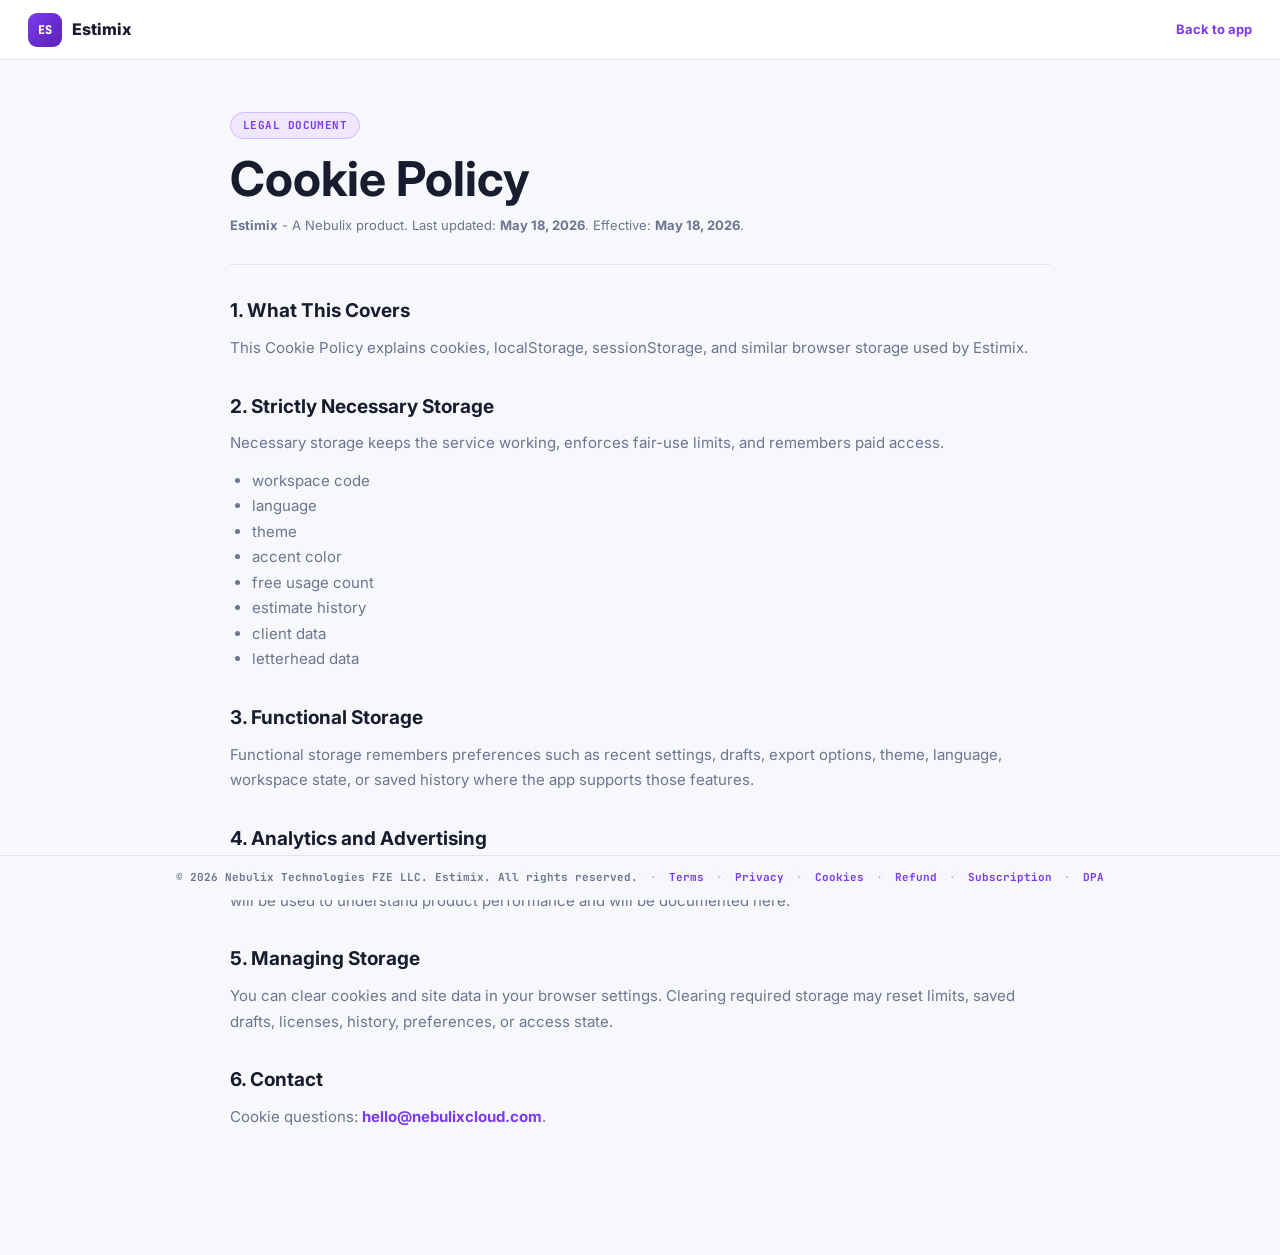
<file: cookies.html>
<!doctype html>
<html lang="en">
<head>
<meta charset="UTF-8">
<meta name="viewport" content="width=device-width, initial-scale=1.0">
<title>Cookie Policy - Estimix by Nebulix</title>
<meta name="description" content="Cookie and local storage practices for Estimix.">
<meta name="robots" content="index, follow">
<meta name="theme-color" content="#7C3AED">
<link rel="canonical" href="https://estimix.nebulixcloud.com/cookies.html">
<link rel="preconnect" href="https://fonts.googleapis.com">
<link rel="preconnect" href="https://fonts.gstatic.com" crossorigin>
<link href="https://fonts.googleapis.com/css2?family=Inter:wght@400;500;600;700;800&family=JetBrains+Mono:wght@500;700&display=swap" rel="stylesheet">
<style>
*,*::before,*::after{box-sizing:border-box;margin:0;padding:0}
:root{--bg:#F7F8FC;--surface:#fff;--line:#E2E4EE;--text:#1A1B2E;--muted:#6F7390;--accent:#7C3AED;--accent-bg:color-mix(in srgb,var(--accent) 12%,#fff)}
body{min-height:100vh;background:var(--bg);color:var(--text);font-family:Inter,system-ui,-apple-system,BlinkMacSystemFont,"Segoe UI",sans-serif;line-height:1.7}
a{color:var(--accent);font-weight:700;text-decoration:none}a:hover{text-decoration:underline}
.nav{position:sticky;top:0;background:rgba(255,255,255,.94);backdrop-filter:blur(10px);border-bottom:1px solid var(--line);height:60px;display:flex;align-items:center;justify-content:space-between;padding:0 28px;z-index:10}
.brand{display:flex;align-items:center;gap:10px;color:var(--text);text-decoration:none}.mark{width:34px;height:34px;border-radius:9px;background:linear-gradient(135deg,var(--accent),#5B21B6);color:#fff;display:grid;place-items:center;font:800 12px/1 "JetBrains Mono",monospace}.name{font-weight:800;letter-spacing:0}.name span{color:var(--accent)}.back{font-size:13px;color:var(--accent)}
.page{width:min(820px,calc(100% - 40px));margin:0 auto;padding:50px 0 92px}.doc-head{border-bottom:1px solid var(--line);padding-bottom:28px;margin-bottom:34px}.badge{display:inline-flex;margin-bottom:14px;border:1px solid color-mix(in srgb,var(--accent) 35%,#fff);background:var(--accent-bg);color:var(--accent);border-radius:999px;padding:4px 12px;font:700 11px/1.5 "JetBrains Mono",monospace;text-transform:uppercase;letter-spacing:.04em}
h1{font-size:clamp(32px,6vw,48px);line-height:1.08;letter-spacing:0;margin-bottom:10px}.meta{color:var(--muted);font-size:13px}.section{margin:34px 0}.section h2{font-size:19px;line-height:1.25;margin-bottom:12px}.section p,.section li{color:var(--muted);font-size:15px}.section p{margin-bottom:12px}ul,ol{padding-left:22px;margin:10px 0 12px}.note{border:1px solid color-mix(in srgb,var(--accent) 28%,#fff);background:var(--accent-bg);border-radius:8px;padding:16px 18px;color:var(--text);margin:18px 0}.note strong{color:var(--accent)}
.footer{position:fixed;left:0;right:0;bottom:0;background:rgba(247,248,252,.97);border-top:1px solid var(--line);padding:12px 16px;text-align:center;color:var(--muted);font:700 11px/1.8 "JetBrains Mono",monospace}.footer a{font-weight:700}.footer-sep{color:#B8BCD0;margin:0 5px}
@media(max-width:680px){.nav{padding:0 16px}.page{width:min(100% - 28px,820px);padding-top:34px}.footer{position:static}.brand .name{font-size:14px}}
</style>
</head>
<body>
<nav class="nav"><a class="brand" href="/"><span class="mark">ES</span><span class="name">Estimix</span></a><a class="back" href="/">Back to app</a></nav>
<main class="page">
  <header class="doc-head"><div class="badge">Legal document</div><h1>Cookie Policy</h1><div class="meta"><strong>Estimix</strong> - A Nebulix product. Last updated: <strong>May 18, 2026</strong>. Effective: <strong>May 18, 2026</strong>.</div></header>
  <section class="section">
  <h2>1. What This Covers</h2>
  <p>This Cookie Policy explains cookies, localStorage, sessionStorage, and similar browser storage used by Estimix.</p>
</section>
<section class="section">
  <h2>2. Strictly Necessary Storage</h2>
  <p>Necessary storage keeps the service working, enforces fair-use limits, and remembers paid access.</p><ul>
    <li>workspace code</li>
    <li>language</li>
    <li>theme</li>
    <li>accent color</li>
    <li>free usage count</li>
    <li>estimate history</li>
    <li>client data</li>
    <li>letterhead data</li>
  </ul>
</section>
<section class="section">
  <h2>3. Functional Storage</h2>
  <p>Functional storage remembers preferences such as recent settings, drafts, export options, theme, language, workspace state, or saved history where the app supports those features.</p>
</section>
<section class="section">
  <h2>4. Analytics and Advertising</h2>
  <p>Estimix does not use advertising cookies for its own purposes. If optional analytics are enabled in the future, they will be used to understand product performance and will be documented here.</p>
</section>
<section class="section">
  <h2>5. Managing Storage</h2>
  <p>You can clear cookies and site data in your browser settings. Clearing required storage may reset limits, saved drafts, licenses, history, preferences, or access state.</p>
</section>
<section class="section">
  <h2>6. Contact</h2>
  <p>Cookie questions: <a href="mailto:hello@nebulixcloud.com">hello@nebulixcloud.com</a>.</p>
</section>
</main>
<footer class="footer">
  &copy; 2026 Nebulix Technologies FZE LLC. Estimix. All rights reserved.
  <span class="footer-sep">&middot;</span>
  <a href="/terms.html">Terms</a> <span class="footer-sep">&middot;</span> <a href="/privacy.html">Privacy</a> <span class="footer-sep">&middot;</span> <a href="/cookies.html">Cookies</a> <span class="footer-sep">&middot;</span> <a href="/refund.html">Refund</a> <span class="footer-sep">&middot;</span> <a href="/subscription.html">Subscription</a> <span class="footer-sep">&middot;</span> <a href="/dpa.html">DPA</a>
</footer>
</body>
</html>
</file>
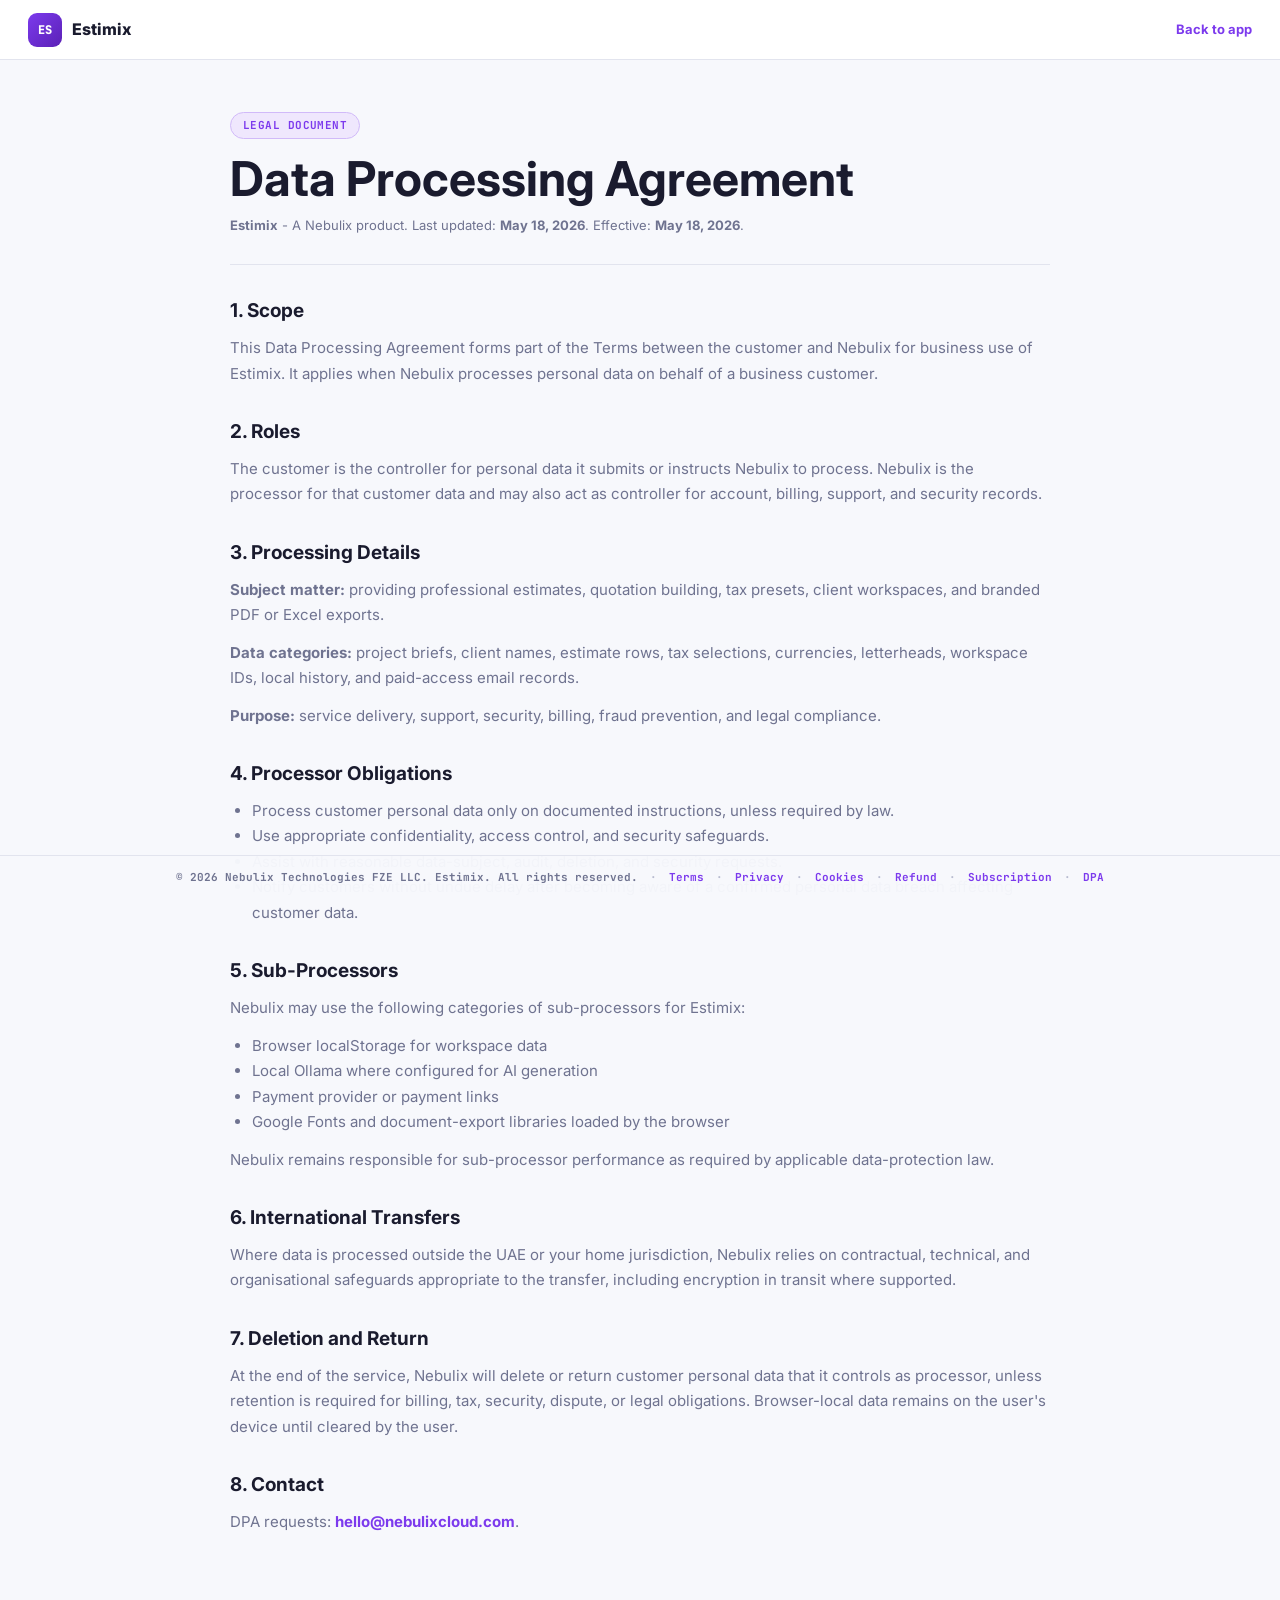
<file: dpa.html>
<!doctype html>
<html lang="en">
<head>
<meta charset="UTF-8">
<meta name="viewport" content="width=device-width, initial-scale=1.0">
<title>Data Processing Agreement - Estimix by Nebulix</title>
<meta name="description" content="Data processing terms for Estimix business customers.">
<meta name="robots" content="index, follow">
<meta name="theme-color" content="#7C3AED">
<link rel="canonical" href="https://estimix.nebulixcloud.com/dpa.html">
<link rel="preconnect" href="https://fonts.googleapis.com">
<link rel="preconnect" href="https://fonts.gstatic.com" crossorigin>
<link href="https://fonts.googleapis.com/css2?family=Inter:wght@400;500;600;700;800&family=JetBrains+Mono:wght@500;700&display=swap" rel="stylesheet">
<style>
*,*::before,*::after{box-sizing:border-box;margin:0;padding:0}
:root{--bg:#F7F8FC;--surface:#fff;--line:#E2E4EE;--text:#1A1B2E;--muted:#6F7390;--accent:#7C3AED;--accent-bg:color-mix(in srgb,var(--accent) 12%,#fff)}
body{min-height:100vh;background:var(--bg);color:var(--text);font-family:Inter,system-ui,-apple-system,BlinkMacSystemFont,"Segoe UI",sans-serif;line-height:1.7}
a{color:var(--accent);font-weight:700;text-decoration:none}a:hover{text-decoration:underline}
.nav{position:sticky;top:0;background:rgba(255,255,255,.94);backdrop-filter:blur(10px);border-bottom:1px solid var(--line);height:60px;display:flex;align-items:center;justify-content:space-between;padding:0 28px;z-index:10}
.brand{display:flex;align-items:center;gap:10px;color:var(--text);text-decoration:none}.mark{width:34px;height:34px;border-radius:9px;background:linear-gradient(135deg,var(--accent),#5B21B6);color:#fff;display:grid;place-items:center;font:800 12px/1 "JetBrains Mono",monospace}.name{font-weight:800;letter-spacing:0}.name span{color:var(--accent)}.back{font-size:13px;color:var(--accent)}
.page{width:min(820px,calc(100% - 40px));margin:0 auto;padding:50px 0 92px}.doc-head{border-bottom:1px solid var(--line);padding-bottom:28px;margin-bottom:34px}.badge{display:inline-flex;margin-bottom:14px;border:1px solid color-mix(in srgb,var(--accent) 35%,#fff);background:var(--accent-bg);color:var(--accent);border-radius:999px;padding:4px 12px;font:700 11px/1.5 "JetBrains Mono",monospace;text-transform:uppercase;letter-spacing:.04em}
h1{font-size:clamp(32px,6vw,48px);line-height:1.08;letter-spacing:0;margin-bottom:10px}.meta{color:var(--muted);font-size:13px}.section{margin:34px 0}.section h2{font-size:19px;line-height:1.25;margin-bottom:12px}.section p,.section li{color:var(--muted);font-size:15px}.section p{margin-bottom:12px}ul,ol{padding-left:22px;margin:10px 0 12px}.note{border:1px solid color-mix(in srgb,var(--accent) 28%,#fff);background:var(--accent-bg);border-radius:8px;padding:16px 18px;color:var(--text);margin:18px 0}.note strong{color:var(--accent)}
.footer{position:fixed;left:0;right:0;bottom:0;background:rgba(247,248,252,.97);border-top:1px solid var(--line);padding:12px 16px;text-align:center;color:var(--muted);font:700 11px/1.8 "JetBrains Mono",monospace}.footer a{font-weight:700}.footer-sep{color:#B8BCD0;margin:0 5px}
@media(max-width:680px){.nav{padding:0 16px}.page{width:min(100% - 28px,820px);padding-top:34px}.footer{position:static}.brand .name{font-size:14px}}
</style>
</head>
<body>
<nav class="nav"><a class="brand" href="/"><span class="mark">ES</span><span class="name">Estimix</span></a><a class="back" href="/">Back to app</a></nav>
<main class="page">
  <header class="doc-head"><div class="badge">Legal document</div><h1>Data Processing Agreement</h1><div class="meta"><strong>Estimix</strong> - A Nebulix product. Last updated: <strong>May 18, 2026</strong>. Effective: <strong>May 18, 2026</strong>.</div></header>
  <section class="section">
  <h2>1. Scope</h2>
  <p>This Data Processing Agreement forms part of the Terms between the customer and Nebulix for business use of Estimix. It applies when Nebulix processes personal data on behalf of a business customer.</p>
</section>
<section class="section">
  <h2>2. Roles</h2>
  <p>The customer is the controller for personal data it submits or instructs Nebulix to process. Nebulix is the processor for that customer data and may also act as controller for account, billing, support, and security records.</p>
</section>
<section class="section">
  <h2>3. Processing Details</h2>
  <p><strong>Subject matter:</strong> providing professional estimates, quotation building, tax presets, client workspaces, and branded PDF or Excel exports.</p><p><strong>Data categories:</strong> project briefs, client names, estimate rows, tax selections, currencies, letterheads, workspace IDs, local history, and paid-access email records.</p><p><strong>Purpose:</strong> service delivery, support, security, billing, fraud prevention, and legal compliance.</p>
</section>
<section class="section">
  <h2>4. Processor Obligations</h2>
  <ul>
    <li>Process customer personal data only on documented instructions, unless required by law.</li>
    <li>Use appropriate confidentiality, access control, and security safeguards.</li>
    <li>Assist with reasonable data-subject, audit, deletion, and security requests.</li>
    <li>Notify customers without undue delay after becoming aware of a confirmed personal data breach affecting customer data.</li>
  </ul>
</section>
<section class="section">
  <h2>5. Sub-Processors</h2>
  <p>Nebulix may use the following categories of sub-processors for Estimix:</p><ul>
    <li>Browser localStorage for workspace data</li>
    <li>Local Ollama where configured for AI generation</li>
    <li>Payment provider or payment links</li>
    <li>Google Fonts and document-export libraries loaded by the browser</li>
  </ul><p>Nebulix remains responsible for sub-processor performance as required by applicable data-protection law.</p>
</section>
<section class="section">
  <h2>6. International Transfers</h2>
  <p>Where data is processed outside the UAE or your home jurisdiction, Nebulix relies on contractual, technical, and organisational safeguards appropriate to the transfer, including encryption in transit where supported.</p>
</section>
<section class="section">
  <h2>7. Deletion and Return</h2>
  <p>At the end of the service, Nebulix will delete or return customer personal data that it controls as processor, unless retention is required for billing, tax, security, dispute, or legal obligations. Browser-local data remains on the user's device until cleared by the user.</p>
</section>
<section class="section">
  <h2>8. Contact</h2>
  <p>DPA requests: <a href="mailto:hello@nebulixcloud.com?subject=DPA%20Request%20-%20Estimix">hello@nebulixcloud.com</a>.</p>
</section>
</main>
<footer class="footer">
  &copy; 2026 Nebulix Technologies FZE LLC. Estimix. All rights reserved.
  <span class="footer-sep">&middot;</span>
  <a href="/terms.html">Terms</a> <span class="footer-sep">&middot;</span> <a href="/privacy.html">Privacy</a> <span class="footer-sep">&middot;</span> <a href="/cookies.html">Cookies</a> <span class="footer-sep">&middot;</span> <a href="/refund.html">Refund</a> <span class="footer-sep">&middot;</span> <a href="/subscription.html">Subscription</a> <span class="footer-sep">&middot;</span> <a href="/dpa.html">DPA</a>
</footer>
</body>
</html>
</file>
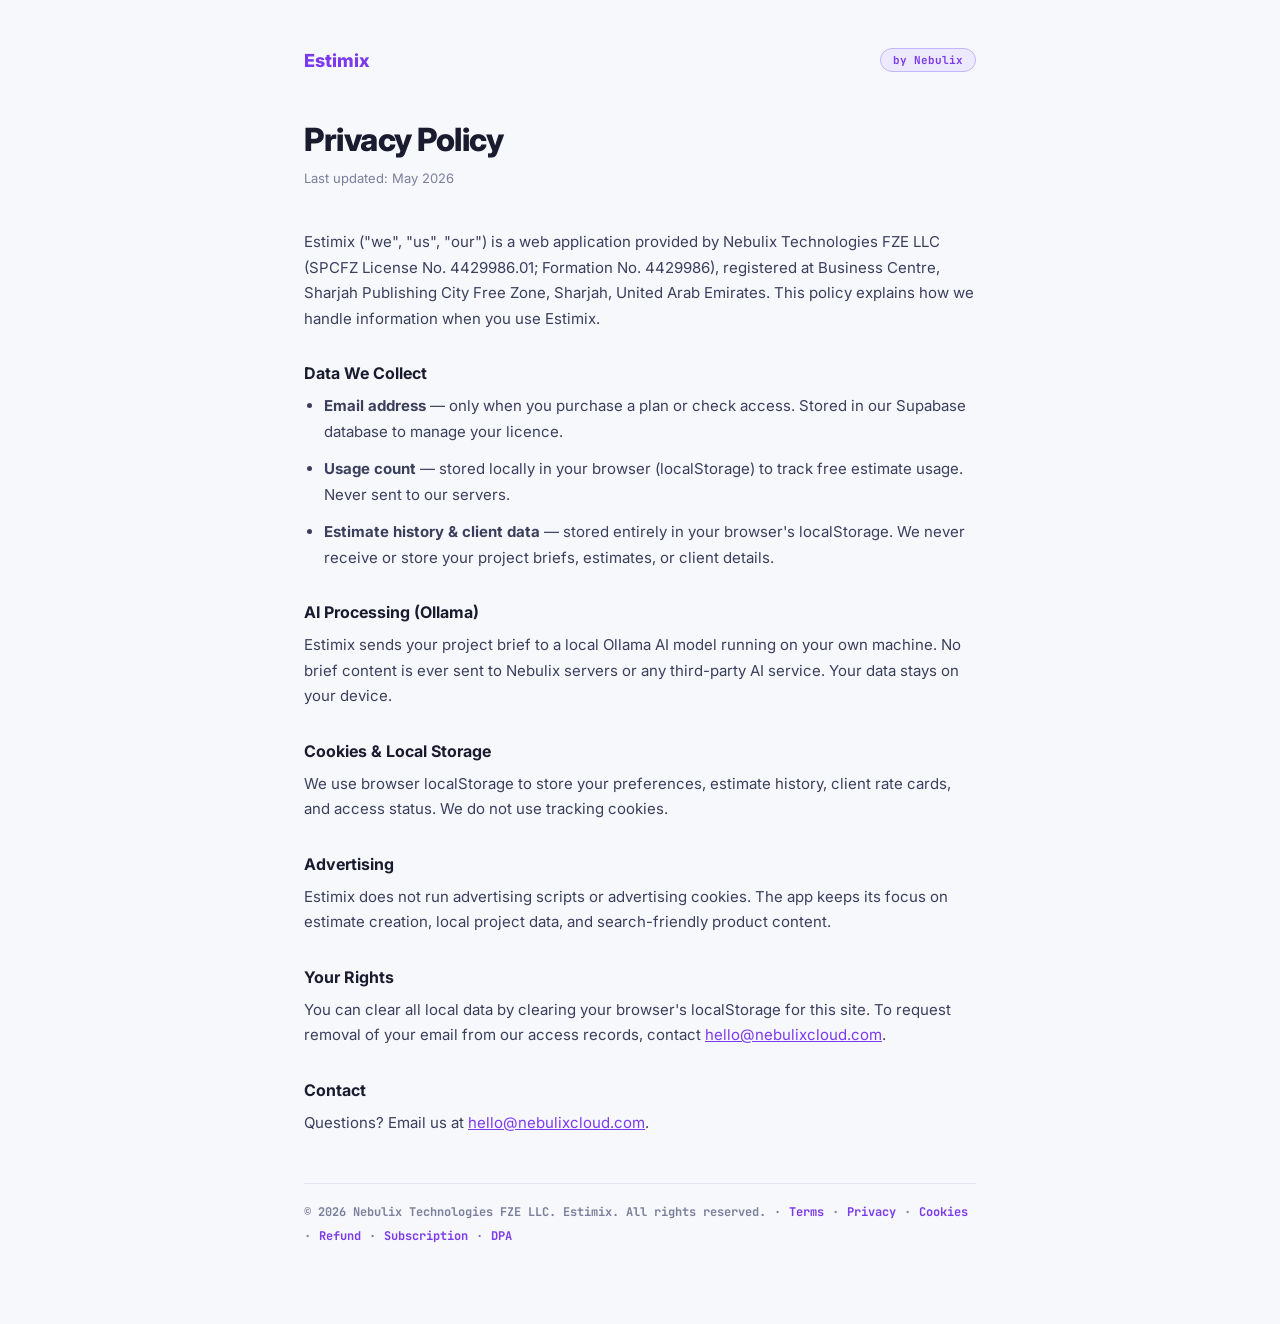
<file: privacy.html>
<!doctype html>
<html lang="en">
<head>
<meta charset="UTF-8">
<meta name="viewport" content="width=device-width, initial-scale=1.0">
<title>Privacy Policy — Estimix by Nebulix</title>
<meta name="robots" content="index, follow">
<link rel="canonical" href="https://estimix.nebulixcloud.com/privacy.html">
<link rel="preconnect" href="https://fonts.googleapis.com">
<link href="https://fonts.googleapis.com/css2?family=Inter:wght@400;500;600;700;800&family=JetBrains+Mono:wght@700&display=swap" rel="stylesheet">
<style>
:root{--accent:#7C3AED;--bg:#f7f8fc;--surface:#fff;--text:#1A1B2E;--muted:#7B7F9A;--border:#E2E4EE}
*{margin:0;padding:0;box-sizing:border-box}
body{font-family:'Inter',sans-serif;background:var(--bg);color:var(--text);-webkit-font-smoothing:antialiased}
.page{max-width:720px;margin:0 auto;padding:48px 24px 80px}
.hdr{display:flex;align-items:center;justify-content:space-between;margin-bottom:48px}
.brand{font-weight:800;font-size:18px;color:var(--text);text-decoration:none}
.brand span{color:var(--accent)}
.hdr-badge{display:inline-flex;align-items:center;padding:4px 12px;border:1.5px solid #c4b5fd;border-radius:20px;font-family:'JetBrains Mono',monospace;font-size:11px;font-weight:700;color:var(--accent);text-decoration:none;background:#ede9fe}
.hdr-badge:hover{border-color:var(--accent)}
h1{font-size:32px;font-weight:800;letter-spacing:-0.5px;margin-bottom:8px}
.updated{font-size:13px;color:var(--muted);margin-bottom:40px}
h2{font-size:16px;font-weight:700;margin:32px 0 10px}
p,li{font-size:15px;line-height:1.7;color:#3B3F5C;margin-bottom:12px}
ul{padding-left:20px}
.footer{margin-top:48px;padding-top:20px;border-top:1px solid var(--border);font-family:'JetBrains Mono',monospace;font-size:12px;color:var(--muted);font-weight:700;display:flex;align-items:center;flex-wrap:wrap;gap:8px}
.footer a{color:var(--accent);text-decoration:none}
.sep{color:var(--border);margin:0 4px}
</style>
</head>
<body>
<div class="page">
  <header class="hdr">
    <a class="brand" href="/"><span>Estimix</span></a>
    <a href="https://nebulixcloud.com" target="_blank" rel="noopener" class="hdr-badge">by Nebulix</a>
  </header>
  <h1>Privacy Policy</h1>
  <p class="updated">Last updated: May 2026</p>
  <p>Estimix ("we", "us", "our") is a web application provided by Nebulix Technologies FZE LLC (SPCFZ License No. 4429986.01; Formation No. 4429986), registered at Business Centre, Sharjah Publishing City Free Zone, Sharjah, United Arab Emirates. This policy explains how we handle information when you use Estimix.</p>
  <h2>Data We Collect</h2>
  <ul>
    <li><strong>Email address</strong> — only when you purchase a plan or check access. Stored in our Supabase database to manage your licence.</li>
    <li><strong>Usage count</strong> — stored locally in your browser (localStorage) to track free estimate usage. Never sent to our servers.</li>
    <li><strong>Estimate history &amp; client data</strong> — stored entirely in your browser's localStorage. We never receive or store your project briefs, estimates, or client details.</li>
  </ul>
  <h2>AI Processing (Ollama)</h2>
  <p>Estimix sends your project brief to a local Ollama AI model running on your own machine. No brief content is ever sent to Nebulix servers or any third-party AI service. Your data stays on your device.</p>
  <h2>Cookies &amp; Local Storage</h2>
  <p>We use browser localStorage to store your preferences, estimate history, client rate cards, and access status. We do not use tracking cookies.</p>
  <h2>Advertising</h2>
  <p>Estimix does not run advertising scripts or advertising cookies. The app keeps its focus on estimate creation, local project data, and search-friendly product content.</p>
  <h2>Your Rights</h2>
  <p>You can clear all local data by clearing your browser's localStorage for this site. To request removal of your email from our access records, contact <a href="mailto:hello@nebulixcloud.com" style="color:var(--accent)">hello@nebulixcloud.com</a>.</p>
  <h2>Contact</h2>
  <p>Questions? Email us at <a href="mailto:hello@nebulixcloud.com" style="color:var(--accent)">hello@nebulixcloud.com</a>.</p>
  <footer class="footer">
  &copy; 2026 Nebulix Technologies FZE LLC. Estimix. All rights reserved.
  <span class="footer-sep">&middot;</span>
  <a href="/terms.html">Terms</a> <span class="footer-sep">&middot;</span> <a href="/privacy.html">Privacy</a> <span class="footer-sep">&middot;</span> <a href="/cookies.html">Cookies</a> <span class="footer-sep">&middot;</span> <a href="/refund.html">Refund</a> <span class="footer-sep">&middot;</span> <a href="/subscription.html">Subscription</a> <span class="footer-sep">&middot;</span> <a href="/dpa.html">DPA</a>
</footer>
</div>
</body>
</html>
</file>
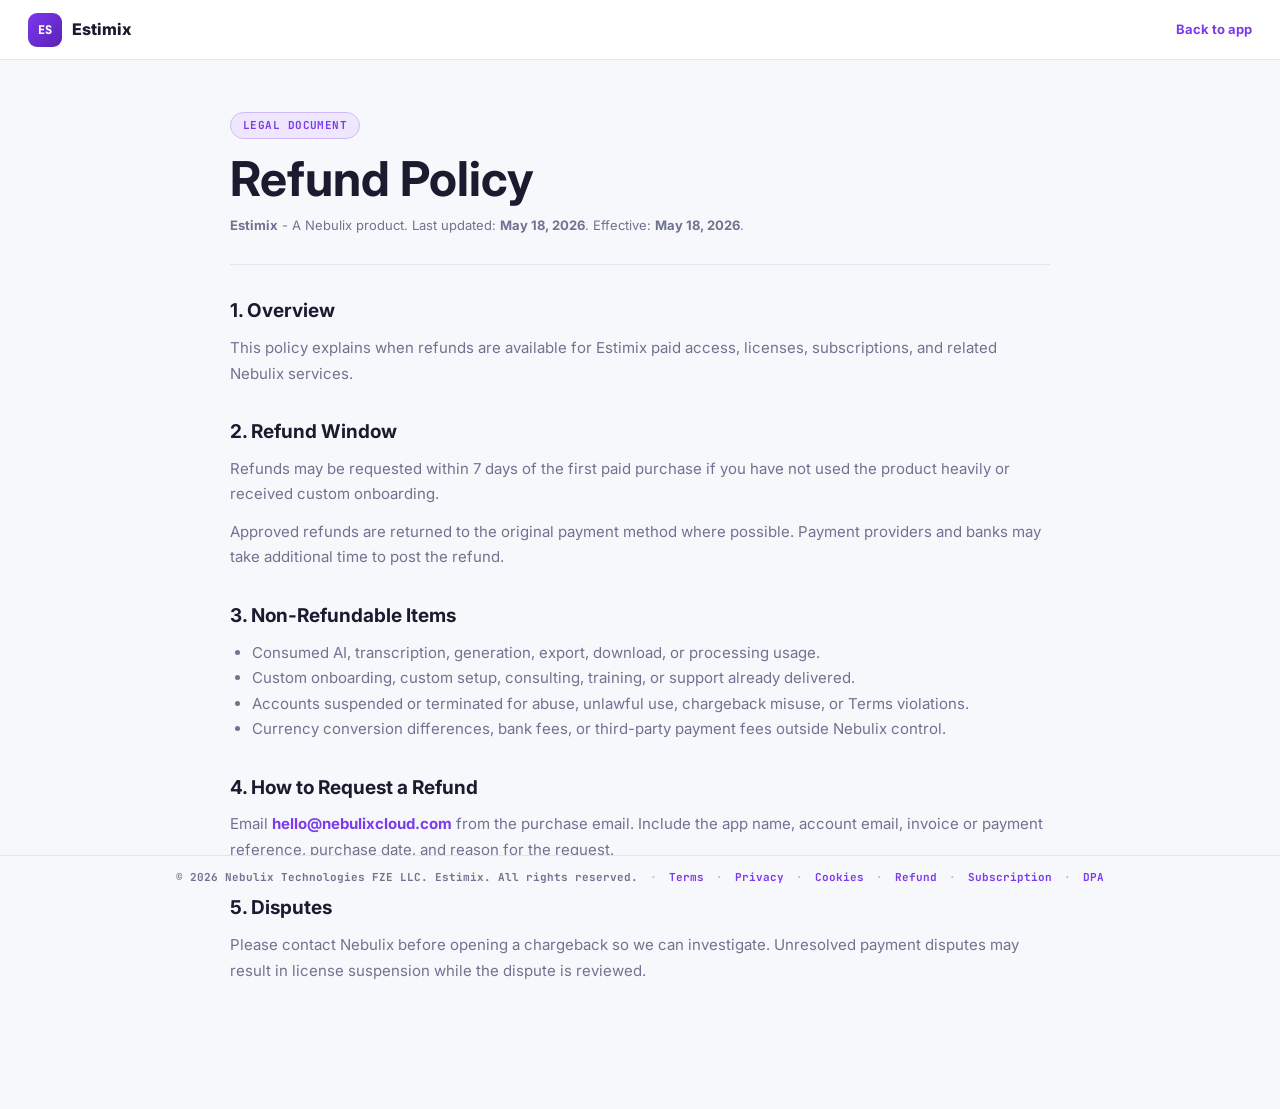
<file: refund.html>
<!doctype html>
<html lang="en">
<head>
<meta charset="UTF-8">
<meta name="viewport" content="width=device-width, initial-scale=1.0">
<title>Refund Policy - Estimix by Nebulix</title>
<meta name="description" content="Refund rules for Estimix.">
<meta name="robots" content="index, follow">
<meta name="theme-color" content="#7C3AED">
<link rel="canonical" href="https://estimix.nebulixcloud.com/refund.html">
<link rel="preconnect" href="https://fonts.googleapis.com">
<link rel="preconnect" href="https://fonts.gstatic.com" crossorigin>
<link href="https://fonts.googleapis.com/css2?family=Inter:wght@400;500;600;700;800&family=JetBrains+Mono:wght@500;700&display=swap" rel="stylesheet">
<style>
*,*::before,*::after{box-sizing:border-box;margin:0;padding:0}
:root{--bg:#F7F8FC;--surface:#fff;--line:#E2E4EE;--text:#1A1B2E;--muted:#6F7390;--accent:#7C3AED;--accent-bg:color-mix(in srgb,var(--accent) 12%,#fff)}
body{min-height:100vh;background:var(--bg);color:var(--text);font-family:Inter,system-ui,-apple-system,BlinkMacSystemFont,"Segoe UI",sans-serif;line-height:1.7}
a{color:var(--accent);font-weight:700;text-decoration:none}a:hover{text-decoration:underline}
.nav{position:sticky;top:0;background:rgba(255,255,255,.94);backdrop-filter:blur(10px);border-bottom:1px solid var(--line);height:60px;display:flex;align-items:center;justify-content:space-between;padding:0 28px;z-index:10}
.brand{display:flex;align-items:center;gap:10px;color:var(--text);text-decoration:none}.mark{width:34px;height:34px;border-radius:9px;background:linear-gradient(135deg,var(--accent),#5B21B6);color:#fff;display:grid;place-items:center;font:800 12px/1 "JetBrains Mono",monospace}.name{font-weight:800;letter-spacing:0}.name span{color:var(--accent)}.back{font-size:13px;color:var(--accent)}
.page{width:min(820px,calc(100% - 40px));margin:0 auto;padding:50px 0 92px}.doc-head{border-bottom:1px solid var(--line);padding-bottom:28px;margin-bottom:34px}.badge{display:inline-flex;margin-bottom:14px;border:1px solid color-mix(in srgb,var(--accent) 35%,#fff);background:var(--accent-bg);color:var(--accent);border-radius:999px;padding:4px 12px;font:700 11px/1.5 "JetBrains Mono",monospace;text-transform:uppercase;letter-spacing:.04em}
h1{font-size:clamp(32px,6vw,48px);line-height:1.08;letter-spacing:0;margin-bottom:10px}.meta{color:var(--muted);font-size:13px}.section{margin:34px 0}.section h2{font-size:19px;line-height:1.25;margin-bottom:12px}.section p,.section li{color:var(--muted);font-size:15px}.section p{margin-bottom:12px}ul,ol{padding-left:22px;margin:10px 0 12px}.note{border:1px solid color-mix(in srgb,var(--accent) 28%,#fff);background:var(--accent-bg);border-radius:8px;padding:16px 18px;color:var(--text);margin:18px 0}.note strong{color:var(--accent)}
.footer{position:fixed;left:0;right:0;bottom:0;background:rgba(247,248,252,.97);border-top:1px solid var(--line);padding:12px 16px;text-align:center;color:var(--muted);font:700 11px/1.8 "JetBrains Mono",monospace}.footer a{font-weight:700}.footer-sep{color:#B8BCD0;margin:0 5px}
@media(max-width:680px){.nav{padding:0 16px}.page{width:min(100% - 28px,820px);padding-top:34px}.footer{position:static}.brand .name{font-size:14px}}
</style>
</head>
<body>
<nav class="nav"><a class="brand" href="/"><span class="mark">ES</span><span class="name">Estimix</span></a><a class="back" href="/">Back to app</a></nav>
<main class="page">
  <header class="doc-head"><div class="badge">Legal document</div><h1>Refund Policy</h1><div class="meta"><strong>Estimix</strong> - A Nebulix product. Last updated: <strong>May 18, 2026</strong>. Effective: <strong>May 18, 2026</strong>.</div></header>
  <section class="section">
  <h2>1. Overview</h2>
  <p>This policy explains when refunds are available for Estimix paid access, licenses, subscriptions, and related Nebulix services.</p>
</section>
<section class="section">
  <h2>2. Refund Window</h2>
  <p>Refunds may be requested within 7 days of the first paid purchase if you have not used the product heavily or received custom onboarding.</p><p>Approved refunds are returned to the original payment method where possible. Payment providers and banks may take additional time to post the refund.</p>
</section>
<section class="section">
  <h2>3. Non-Refundable Items</h2>
  <ul>
    <li>Consumed AI, transcription, generation, export, download, or processing usage.</li>
    <li>Custom onboarding, custom setup, consulting, training, or support already delivered.</li>
    <li>Accounts suspended or terminated for abuse, unlawful use, chargeback misuse, or Terms violations.</li>
    <li>Currency conversion differences, bank fees, or third-party payment fees outside Nebulix control.</li>
  </ul>
</section>
<section class="section">
  <h2>4. How to Request a Refund</h2>
  <p>Email <a href="mailto:hello@nebulixcloud.com?subject=Refund%20Request%20-%20Estimix">hello@nebulixcloud.com</a> from the purchase email. Include the app name, account email, invoice or payment reference, purchase date, and reason for the request.</p>
</section>
<section class="section">
  <h2>5. Disputes</h2>
  <p>Please contact Nebulix before opening a chargeback so we can investigate. Unresolved payment disputes may result in license suspension while the dispute is reviewed.</p>
</section>
</main>
<footer class="footer">
  &copy; 2026 Nebulix Technologies FZE LLC. Estimix. All rights reserved.
  <span class="footer-sep">&middot;</span>
  <a href="/terms.html">Terms</a> <span class="footer-sep">&middot;</span> <a href="/privacy.html">Privacy</a> <span class="footer-sep">&middot;</span> <a href="/cookies.html">Cookies</a> <span class="footer-sep">&middot;</span> <a href="/refund.html">Refund</a> <span class="footer-sep">&middot;</span> <a href="/subscription.html">Subscription</a> <span class="footer-sep">&middot;</span> <a href="/dpa.html">DPA</a>
</footer>
</body>
</html>
</file>
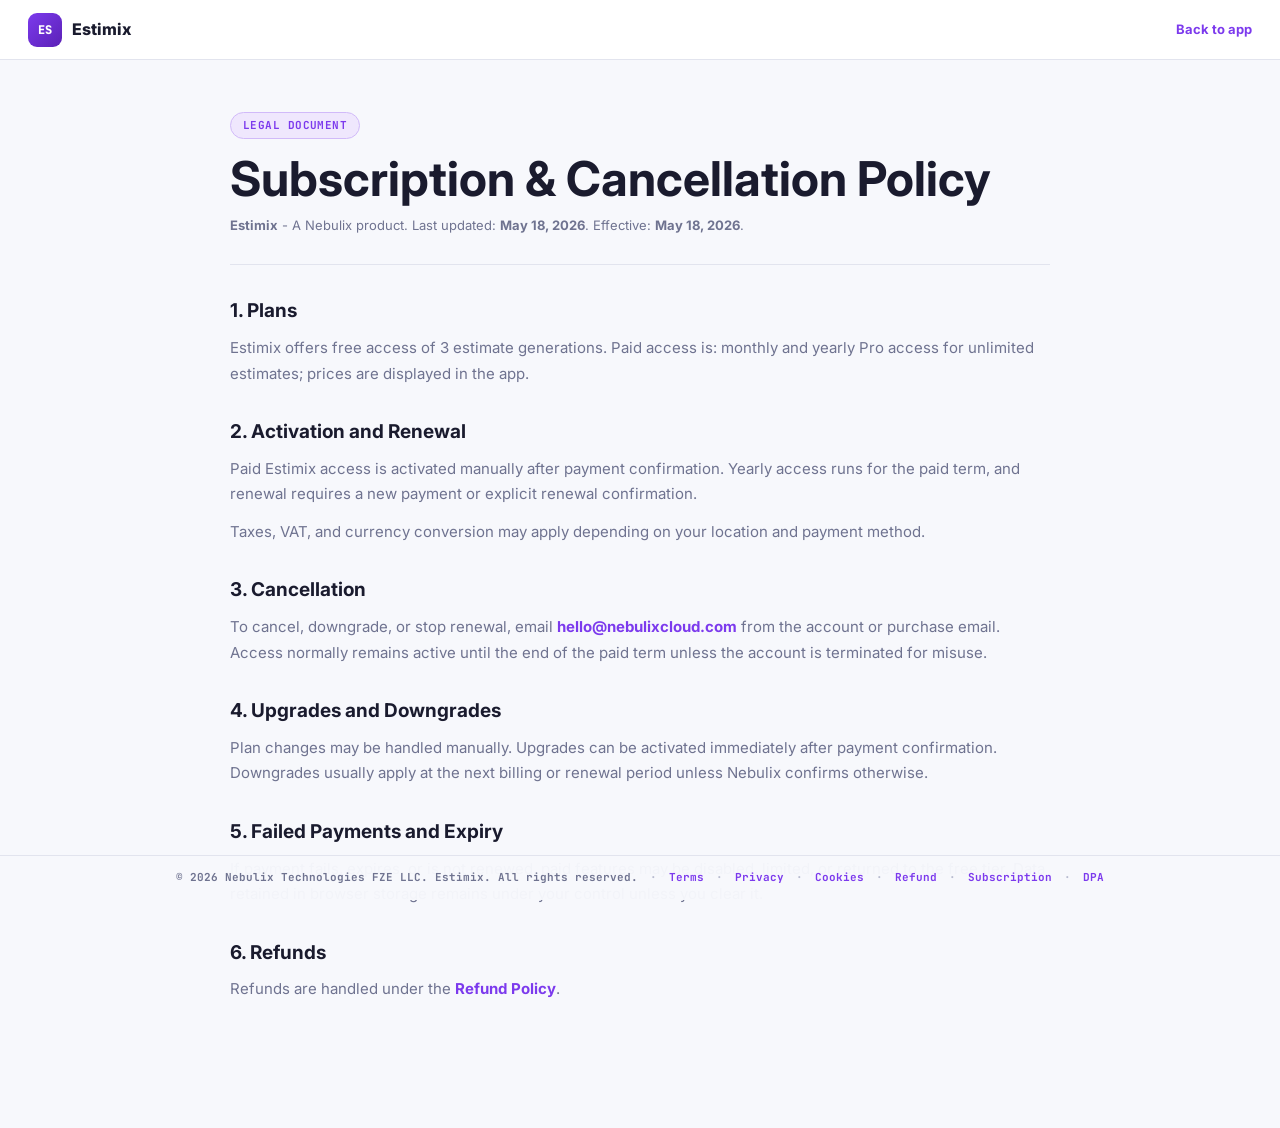
<file: subscription.html>
<!doctype html>
<html lang="en">
<head>
<meta charset="UTF-8">
<meta name="viewport" content="width=device-width, initial-scale=1.0">
<title>Subscription & Cancellation Policy - Estimix by Nebulix</title>
<meta name="description" content="Subscription and cancellation rules for Estimix.">
<meta name="robots" content="index, follow">
<meta name="theme-color" content="#7C3AED">
<link rel="canonical" href="https://estimix.nebulixcloud.com/subscription.html">
<link rel="preconnect" href="https://fonts.googleapis.com">
<link rel="preconnect" href="https://fonts.gstatic.com" crossorigin>
<link href="https://fonts.googleapis.com/css2?family=Inter:wght@400;500;600;700;800&family=JetBrains+Mono:wght@500;700&display=swap" rel="stylesheet">
<style>
*,*::before,*::after{box-sizing:border-box;margin:0;padding:0}
:root{--bg:#F7F8FC;--surface:#fff;--line:#E2E4EE;--text:#1A1B2E;--muted:#6F7390;--accent:#7C3AED;--accent-bg:color-mix(in srgb,var(--accent) 12%,#fff)}
body{min-height:100vh;background:var(--bg);color:var(--text);font-family:Inter,system-ui,-apple-system,BlinkMacSystemFont,"Segoe UI",sans-serif;line-height:1.7}
a{color:var(--accent);font-weight:700;text-decoration:none}a:hover{text-decoration:underline}
.nav{position:sticky;top:0;background:rgba(255,255,255,.94);backdrop-filter:blur(10px);border-bottom:1px solid var(--line);height:60px;display:flex;align-items:center;justify-content:space-between;padding:0 28px;z-index:10}
.brand{display:flex;align-items:center;gap:10px;color:var(--text);text-decoration:none}.mark{width:34px;height:34px;border-radius:9px;background:linear-gradient(135deg,var(--accent),#5B21B6);color:#fff;display:grid;place-items:center;font:800 12px/1 "JetBrains Mono",monospace}.name{font-weight:800;letter-spacing:0}.name span{color:var(--accent)}.back{font-size:13px;color:var(--accent)}
.page{width:min(820px,calc(100% - 40px));margin:0 auto;padding:50px 0 92px}.doc-head{border-bottom:1px solid var(--line);padding-bottom:28px;margin-bottom:34px}.badge{display:inline-flex;margin-bottom:14px;border:1px solid color-mix(in srgb,var(--accent) 35%,#fff);background:var(--accent-bg);color:var(--accent);border-radius:999px;padding:4px 12px;font:700 11px/1.5 "JetBrains Mono",monospace;text-transform:uppercase;letter-spacing:.04em}
h1{font-size:clamp(32px,6vw,48px);line-height:1.08;letter-spacing:0;margin-bottom:10px}.meta{color:var(--muted);font-size:13px}.section{margin:34px 0}.section h2{font-size:19px;line-height:1.25;margin-bottom:12px}.section p,.section li{color:var(--muted);font-size:15px}.section p{margin-bottom:12px}ul,ol{padding-left:22px;margin:10px 0 12px}.note{border:1px solid color-mix(in srgb,var(--accent) 28%,#fff);background:var(--accent-bg);border-radius:8px;padding:16px 18px;color:var(--text);margin:18px 0}.note strong{color:var(--accent)}
.footer{position:fixed;left:0;right:0;bottom:0;background:rgba(247,248,252,.97);border-top:1px solid var(--line);padding:12px 16px;text-align:center;color:var(--muted);font:700 11px/1.8 "JetBrains Mono",monospace}.footer a{font-weight:700}.footer-sep{color:#B8BCD0;margin:0 5px}
@media(max-width:680px){.nav{padding:0 16px}.page{width:min(100% - 28px,820px);padding-top:34px}.footer{position:static}.brand .name{font-size:14px}}
</style>
</head>
<body>
<nav class="nav"><a class="brand" href="/"><span class="mark">ES</span><span class="name">Estimix</span></a><a class="back" href="/">Back to app</a></nav>
<main class="page">
  <header class="doc-head"><div class="badge">Legal document</div><h1>Subscription & Cancellation Policy</h1><div class="meta"><strong>Estimix</strong> - A Nebulix product. Last updated: <strong>May 18, 2026</strong>. Effective: <strong>May 18, 2026</strong>.</div></header>
  <section class="section">
  <h2>1. Plans</h2>
  <p>Estimix offers free access of 3 estimate generations. Paid access is: monthly and yearly Pro access for unlimited estimates; prices are displayed in the app.</p>
</section>
<section class="section">
  <h2>2. Activation and Renewal</h2>
  <p>Paid Estimix access is activated manually after payment confirmation. Yearly access runs for the paid term, and renewal requires a new payment or explicit renewal confirmation.</p><p>Taxes, VAT, and currency conversion may apply depending on your location and payment method.</p>
</section>
<section class="section">
  <h2>3. Cancellation</h2>
  <p>To cancel, downgrade, or stop renewal, email <a href="mailto:hello@nebulixcloud.com?subject=Cancel%20Estimix%20Subscription">hello@nebulixcloud.com</a> from the account or purchase email. Access normally remains active until the end of the paid term unless the account is terminated for misuse.</p>
</section>
<section class="section">
  <h2>4. Upgrades and Downgrades</h2>
  <p>Plan changes may be handled manually. Upgrades can be activated immediately after payment confirmation. Downgrades usually apply at the next billing or renewal period unless Nebulix confirms otherwise.</p>
</section>
<section class="section">
  <h2>5. Failed Payments and Expiry</h2>
  <p>If payment fails, expires, or is not renewed, paid features may be disabled, limited, or returned to the free tier. Data retained in browser storage remains under your control unless you clear it.</p>
</section>
<section class="section">
  <h2>6. Refunds</h2>
  <p>Refunds are handled under the <a href="/refund.html">Refund Policy</a>.</p>
</section>
</main>
<footer class="footer">
  &copy; 2026 Nebulix Technologies FZE LLC. Estimix. All rights reserved.
  <span class="footer-sep">&middot;</span>
  <a href="/terms.html">Terms</a> <span class="footer-sep">&middot;</span> <a href="/privacy.html">Privacy</a> <span class="footer-sep">&middot;</span> <a href="/cookies.html">Cookies</a> <span class="footer-sep">&middot;</span> <a href="/refund.html">Refund</a> <span class="footer-sep">&middot;</span> <a href="/subscription.html">Subscription</a> <span class="footer-sep">&middot;</span> <a href="/dpa.html">DPA</a>
</footer>
</body>
</html>
</file>
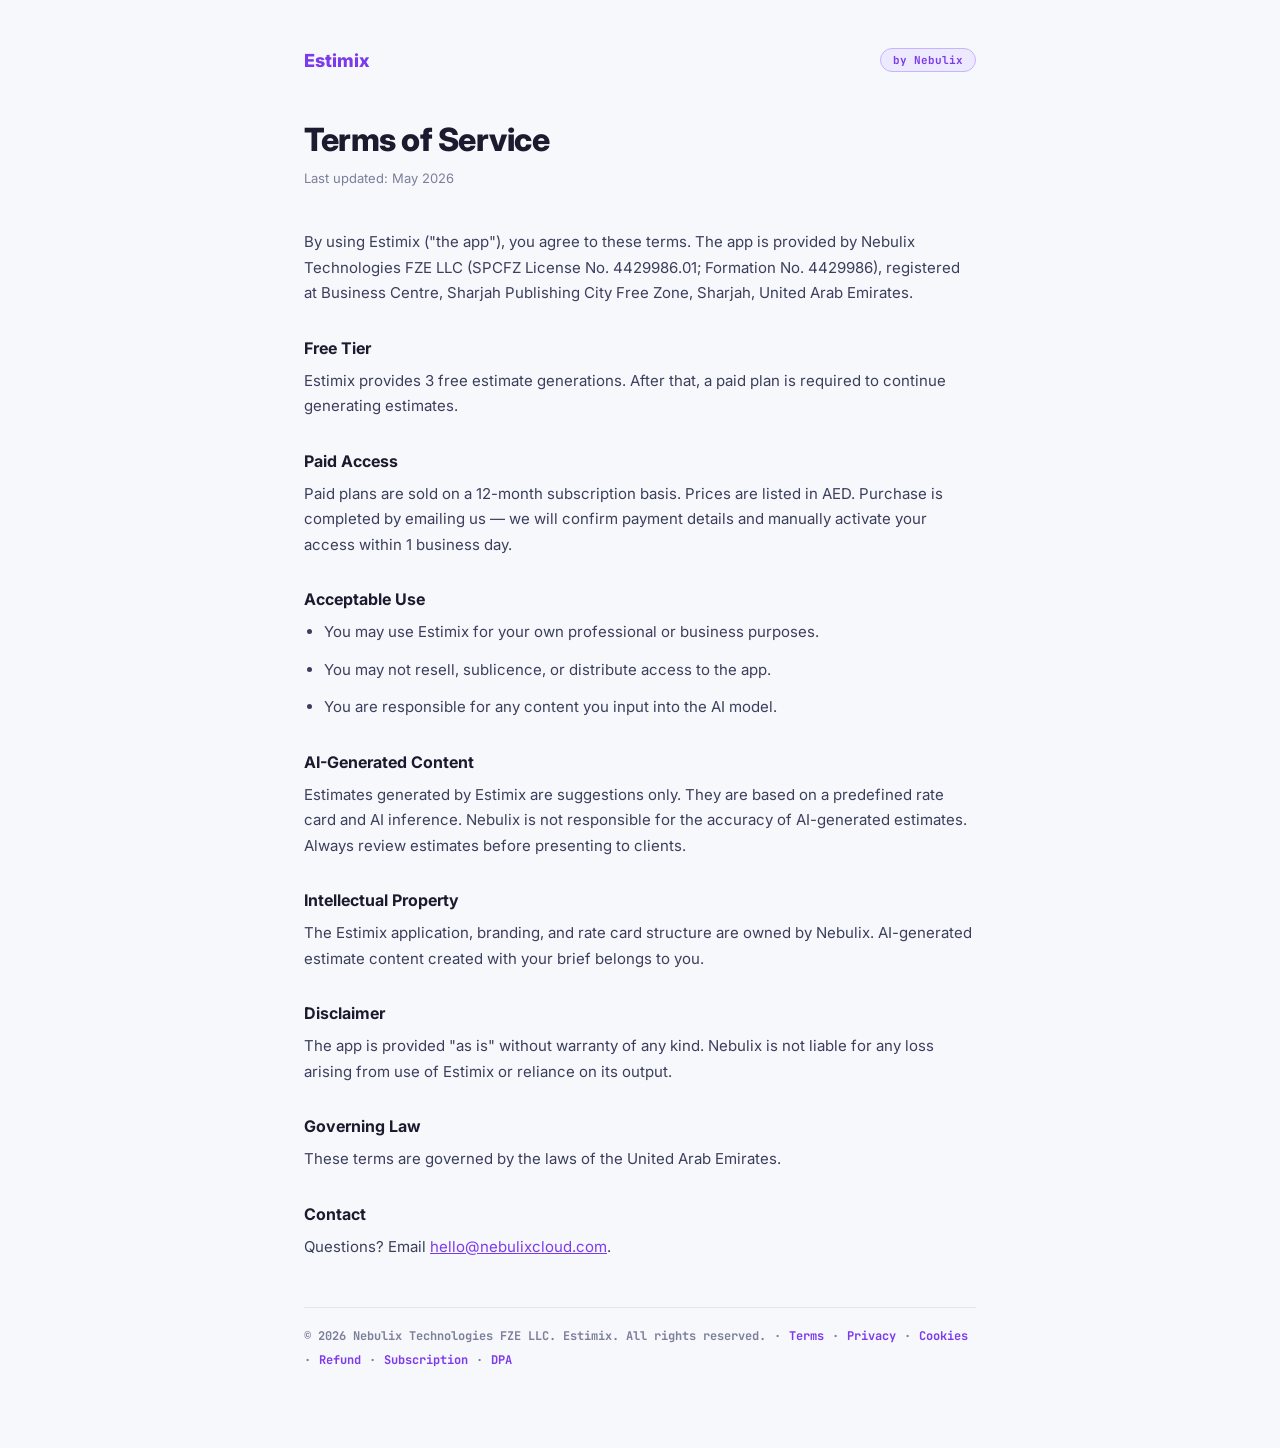
<file: terms.html>
<!doctype html>
<html lang="en">
<head>
<meta charset="UTF-8">
<meta name="viewport" content="width=device-width, initial-scale=1.0">
<title>Terms of Service — Estimix by Nebulix</title>
<meta name="robots" content="index, follow">
<link rel="canonical" href="https://estimix.nebulixcloud.com/terms.html">
<link rel="preconnect" href="https://fonts.googleapis.com">
<link href="https://fonts.googleapis.com/css2?family=Inter:wght@400;500;600;700;800&family=JetBrains+Mono:wght@700&display=swap" rel="stylesheet">
<style>
:root{--accent:#7C3AED;--bg:#f7f8fc;--surface:#fff;--text:#1A1B2E;--muted:#7B7F9A;--border:#E2E4EE}
*{margin:0;padding:0;box-sizing:border-box}
body{font-family:'Inter',sans-serif;background:var(--bg);color:var(--text);-webkit-font-smoothing:antialiased}
.page{max-width:720px;margin:0 auto;padding:48px 24px 80px}
.hdr{display:flex;align-items:center;justify-content:space-between;margin-bottom:48px}
.brand{font-weight:800;font-size:18px;color:var(--text);text-decoration:none}
.brand span{color:var(--accent)}
.hdr-badge{display:inline-flex;align-items:center;padding:4px 12px;border:1.5px solid #c4b5fd;border-radius:20px;font-family:'JetBrains Mono',monospace;font-size:11px;font-weight:700;color:var(--accent);text-decoration:none;background:#ede9fe}
.hdr-badge:hover{border-color:var(--accent)}
h1{font-size:32px;font-weight:800;letter-spacing:-0.5px;margin-bottom:8px}
.updated{font-size:13px;color:var(--muted);margin-bottom:40px}
h2{font-size:16px;font-weight:700;margin:32px 0 10px}
p,li{font-size:15px;line-height:1.7;color:#3B3F5C;margin-bottom:12px}
ul{padding-left:20px}
.footer{margin-top:48px;padding-top:20px;border-top:1px solid var(--border);font-family:'JetBrains Mono',monospace;font-size:12px;color:var(--muted);font-weight:700;display:flex;align-items:center;flex-wrap:wrap;gap:8px}
.footer a{color:var(--accent);text-decoration:none}
.sep{color:var(--border);margin:0 4px}
</style>
</head>
<body>
<div class="page">
  <header class="hdr">
    <a class="brand" href="/"><span>Estimix</span></a>
    <a href="https://nebulixcloud.com" target="_blank" rel="noopener" class="hdr-badge">by Nebulix</a>
  </header>
  <h1>Terms of Service</h1>
  <p class="updated">Last updated: May 2026</p>
  <p>By using Estimix ("the app"), you agree to these terms. The app is provided by Nebulix Technologies FZE LLC (SPCFZ License No. 4429986.01; Formation No. 4429986), registered at Business Centre, Sharjah Publishing City Free Zone, Sharjah, United Arab Emirates.</p>
  <h2>Free Tier</h2>
  <p>Estimix provides 3 free estimate generations. After that, a paid plan is required to continue generating estimates.</p>
  <h2>Paid Access</h2>
  <p>Paid plans are sold on a 12-month subscription basis. Prices are listed in AED. Purchase is completed by emailing us — we will confirm payment details and manually activate your access within 1 business day.</p>
  <h2>Acceptable Use</h2>
  <ul>
    <li>You may use Estimix for your own professional or business purposes.</li>
    <li>You may not resell, sublicence, or distribute access to the app.</li>
    <li>You are responsible for any content you input into the AI model.</li>
  </ul>
  <h2>AI-Generated Content</h2>
  <p>Estimates generated by Estimix are suggestions only. They are based on a predefined rate card and AI inference. Nebulix is not responsible for the accuracy of AI-generated estimates. Always review estimates before presenting to clients.</p>
  <h2>Intellectual Property</h2>
  <p>The Estimix application, branding, and rate card structure are owned by Nebulix. AI-generated estimate content created with your brief belongs to you.</p>
  <h2>Disclaimer</h2>
  <p>The app is provided "as is" without warranty of any kind. Nebulix is not liable for any loss arising from use of Estimix or reliance on its output.</p>
  <h2>Governing Law</h2>
  <p>These terms are governed by the laws of the United Arab Emirates.</p>
  <h2>Contact</h2>
  <p>Questions? Email <a href="mailto:hello@nebulixcloud.com" style="color:var(--accent)">hello@nebulixcloud.com</a>.</p>
  <footer class="footer">
  &copy; 2026 Nebulix Technologies FZE LLC. Estimix. All rights reserved.
  <span class="footer-sep">&middot;</span>
  <a href="/terms.html">Terms</a> <span class="footer-sep">&middot;</span> <a href="/privacy.html">Privacy</a> <span class="footer-sep">&middot;</span> <a href="/cookies.html">Cookies</a> <span class="footer-sep">&middot;</span> <a href="/refund.html">Refund</a> <span class="footer-sep">&middot;</span> <a href="/subscription.html">Subscription</a> <span class="footer-sep">&middot;</span> <a href="/dpa.html">DPA</a>
</footer>
</div>
</body>
</html>
</file>
